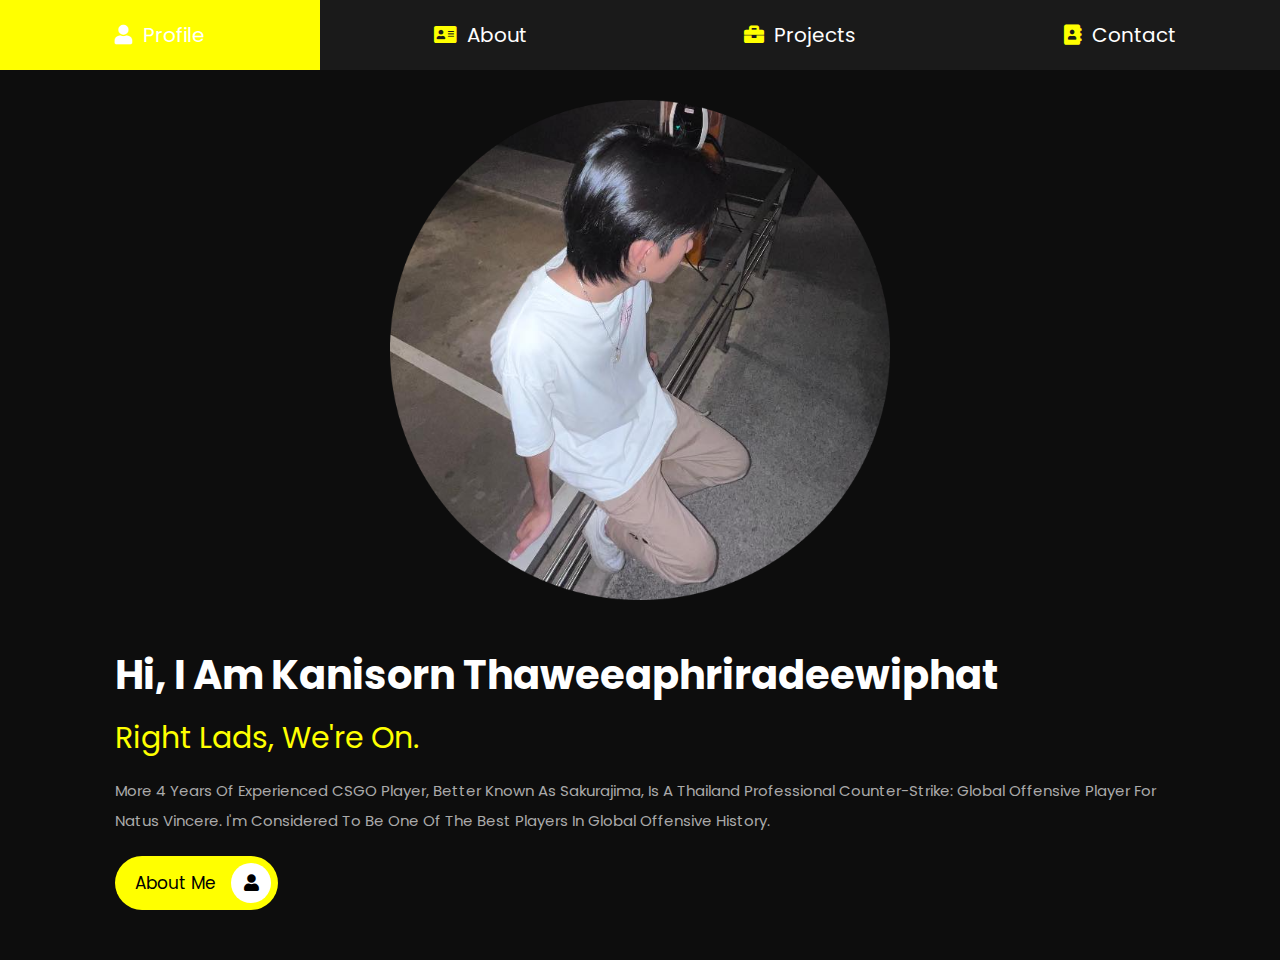
<file: index.html>
<!DOCTYPE html>
<html lang="en">
<head>
    <meta charset="UTF-8">
    <meta http-equiv="X-UA-Compatible" content="IE=edge">
    <meta name="viewport" content="width=device-width, initial-scale=1.0">
    <title>Abhisit's Profile</title>

    <!-- font awesome cdn link  -->
    <link rel="stylesheet" href="https://cdnjs.cloudflare.com/ajax/libs/font-awesome/5.15.4/css/all.min.css">

    <!-- custom css file link  -->
    <link rel="stylesheet" href="css/style.css">

</head>
<body>
    
<!-- navbar section starts  -->

<nav class="navbar">
    <a href="index.html" class="active"> <i class="fas fa-user"></i> <span>profile</span> </a>
    <a href="about.html"> <i class="fas fa-address-card"></i> <span>about</span> </a>
    <a href="projects.html"> <i class="fas fa-briefcase"></i> <span>projects</span> </a>
    <a href="contact.html"> <i class="fas fa-address-book"></i> <span>contact</span> </a>
</nav>

<!-- navbar section ends -->

<!-- home section starts  -->

<section class="home">

    <div class="image">
        <img src="images/350829204_261334559887603_3405822977243922219_n-modified.png" alt="">
    </div>

    <div class="content">
        <h3>hi, I am Kanisorn Thaweeaphriradeewiphat</h3>
        <span>Right lads, we're on.</span>
        <p>More 4 Years of Experienced CSGO player, better known as Sakurajima, is a Thailand professional Counter-Strike: Global Offensive player for Natus Vincere. I'm considered to be one of the best players in Global Offensive history.</p>
        <a href="about.html" class="btn"> about me <i class="fas fa-user"></i> </a>
    </div>

</section>

<!-- home section ends -->

</body>
</html>
</file>
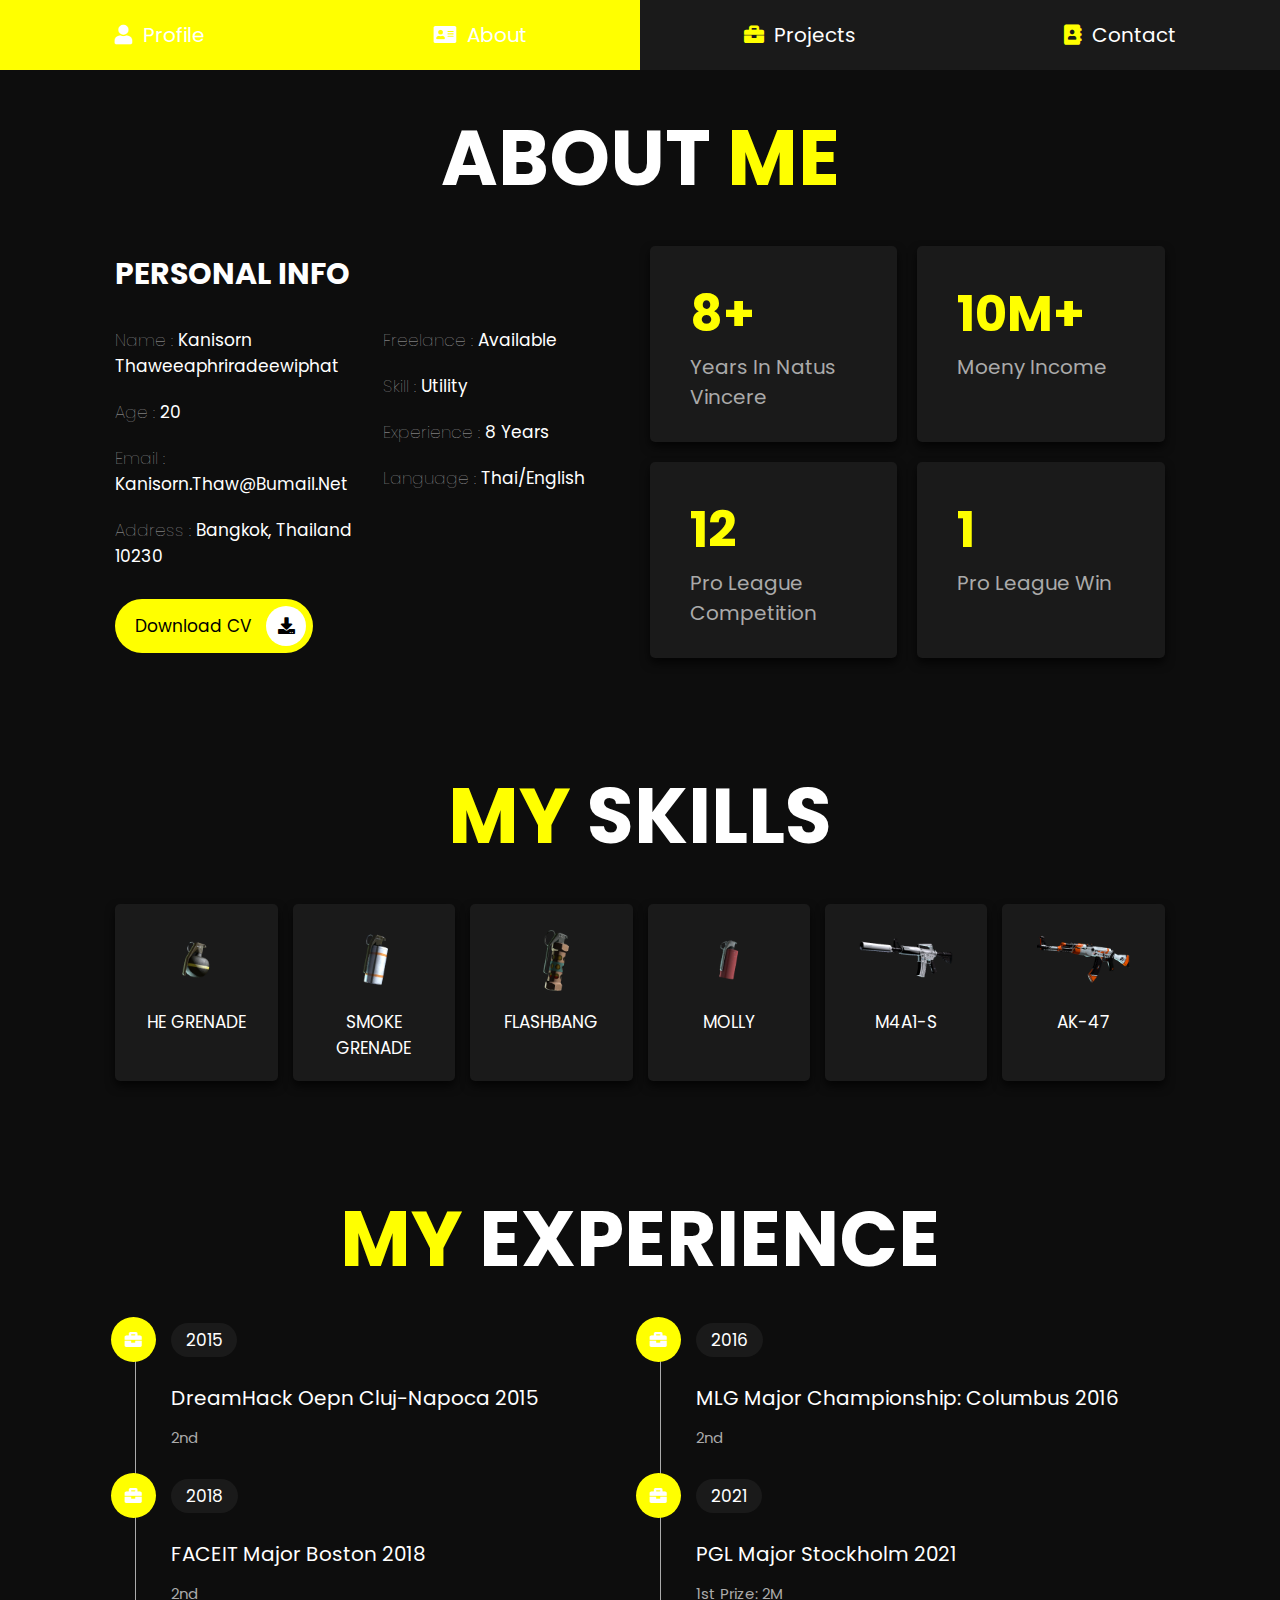
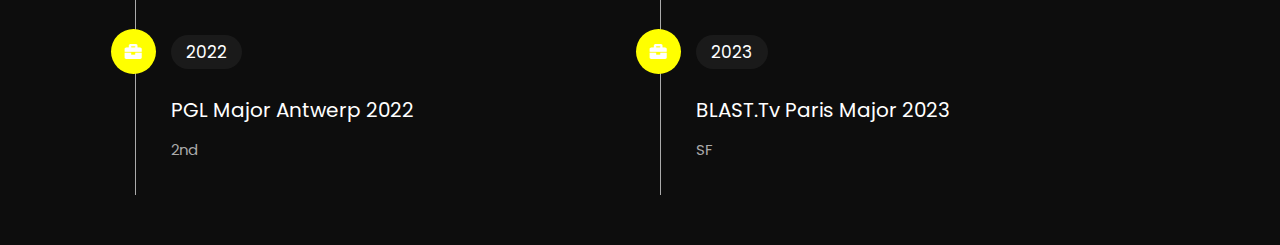
<file: about.html>
<!DOCTYPE html>
<html lang="en">

<head>
    <meta charset="UTF-8">
    <meta http-equiv="X-UA-Compatible" content="IE=edge">
    <meta name="viewport" content="width=device-width, initial-scale=1.0">
    <title>About - Abhisit's Profile</title>

    <!-- font awesome cdn link  -->
    <link rel="stylesheet" href="https://cdnjs.cloudflare.com/ajax/libs/font-awesome/5.15.4/css/all.min.css">

    <!-- custom css file link  -->
    <link rel="stylesheet" href="css/style.css">

</head>

<body>

    <!-- navbar section starts  -->

    <nav class="navbar">
        <a href="index.html"> <i class="fas fa-user"></i> <span>profile</span> </a>
        <a href="about.html" class="active"> <i class="fas fa-address-card"></i> <span>about</span> </a>
        <a href="projects.html"> <i class="fas fa-briefcase"></i> <span>projects</span> </a>
        <a href="contact.html"> <i class="fas fa-address-book"></i> <span>contact</span> </a>
    </nav>

    <!-- navbar section ends -->

    <!-- about section starts  -->

    <section class="about">

        <h1 class="heading"> about <span>me</span> </h1>

        <div class="row">

            <div class="info-container">

                <h1>personal info</h1>

                <div class="box-container">

                    <div class="box">
                        <h3> <span>name : </span> Kanisorn Thaweeaphriradeewiphat </h3>
                        <h3> <span>age : </span> 20 </h3>
                        <h3> <span>email : </span> Kanisorn.thaw@bumail.net </h3>
                        <h3> <span>address : </span> Bangkok, Thailand 10230 </h3>
                    </div>

                    <div class="box">
                        <h3> <span>freelance : </span> available </h3>
                        <h3> <span>skill : </span> Utility </h3>
                        <h3> <span>experience : </span> 8 years </h3>
                        <h3> <span>language : </span> thai/english </h3>
                    </div>

                </div>

                <a href="/profilewithcss/files/resume.pdf" class="btn"> download CV <i class="fas fa-download"></i> </a>

            </div>

            <div class="count-container">

                <div class="box">
                    <h3>8+</h3>
                    <p>years in Natus Vincere</p>
                </div>

                <div class="box">
                    <h3>10M+</h3>
                    <p>Moeny income</p>
                </div>

                <div class="box">
                    <h3>12</h3>
                    <p>Pro league competition</p>
                </div>

                <div class="box">
                    <h3>1</h3>
                    <p>Pro League Win</p>
                </div>

            </div>

        </div>

    </section>

    <!-- about section ends -->

    <!-- skills section starts  -->

    <section class="skills">

        <h1 class="heading"> <span>my</span> skills </h1>

        <div class="box-container">
            <div class="box">
                <img src="images/Hegrenadehud_csgo.webp">
                <h3>HE Grenade</h3>
            </div>
            <div class="box">
                <img src="images/Smokegrenadehud_csgo.webp">
                <h3>Smoke Grenade</h3>
            </div>
            <div class="box">
                <img src="images/Flashbanghud_csgo.webp">
                <h3>Flashbang</h3>
            </div>
            <div class="box">
                <img src="images/Incgrenadehud_csgo.webp">
                <h3>Molly</h3>
            </div>
            <div class="box">
                <img src="images/weapon_m4a1_silencer_cu_m4a1s_printstream_light_large.99e340c2eed00b54eef5320fd63e009fcede6cae.png">
                <h3>M4A1-S</h3>
            </div>
            <div class="box">
                <img src="images/p1_3165937_ffe0c691.png">
                <h3>AK-47</h3>
            </div>
        </div>

    </section>

    <!-- skills section ends -->

    <!-- education section starts  -->

    <section class="education">

        <h1 class="heading"> <span>my</span> experience </h1>

        <div class="box-container">

            <div class="box">
                <i class="fas fa-briefcase"></i>
                <span>2015</span>
                <h3>DreamHack oepn Cluj-Napoca 2015</h3>
                <p>2nd</p>
            </div>

            <div class="box">
                <i class="fas fa-briefcase"></i>
                <span>2016</span>
                <h3>MLG major championship: Columbus 2016</h3>
                <p>2nd</p>
            </div>

            <div class="box">
                <i class="fas fa-briefcase"></i>
                <span>2018</span>
                <h3>FACEIT Major Boston 2018</h3>
                <p>2nd
                </p>
            </div>

            <div class="box">
                <i class="fas fa-briefcase"></i>
                <span>2021</span>
                <h3>PGL Major Stockholm 2021</h3>
                <p>1st prize: 2M</p>
            </div>

            <div class="box">
                <i class="fas fa-briefcase"></i>
                <span>2022</span>
                <h3>PGL Major Antwerp 2022</h3>
                <p>2nd</p>
            </div>

            <div class="box">
                <i class="fas fa-briefcase"></i>
                <span>2023</span>
                <h3>BLAST.tv Paris Major 2023</h3>
                <p>SF</p>
            </div>

        </div>

    </section>

    <!-- education section ends -->

</body>

</html>
</file>
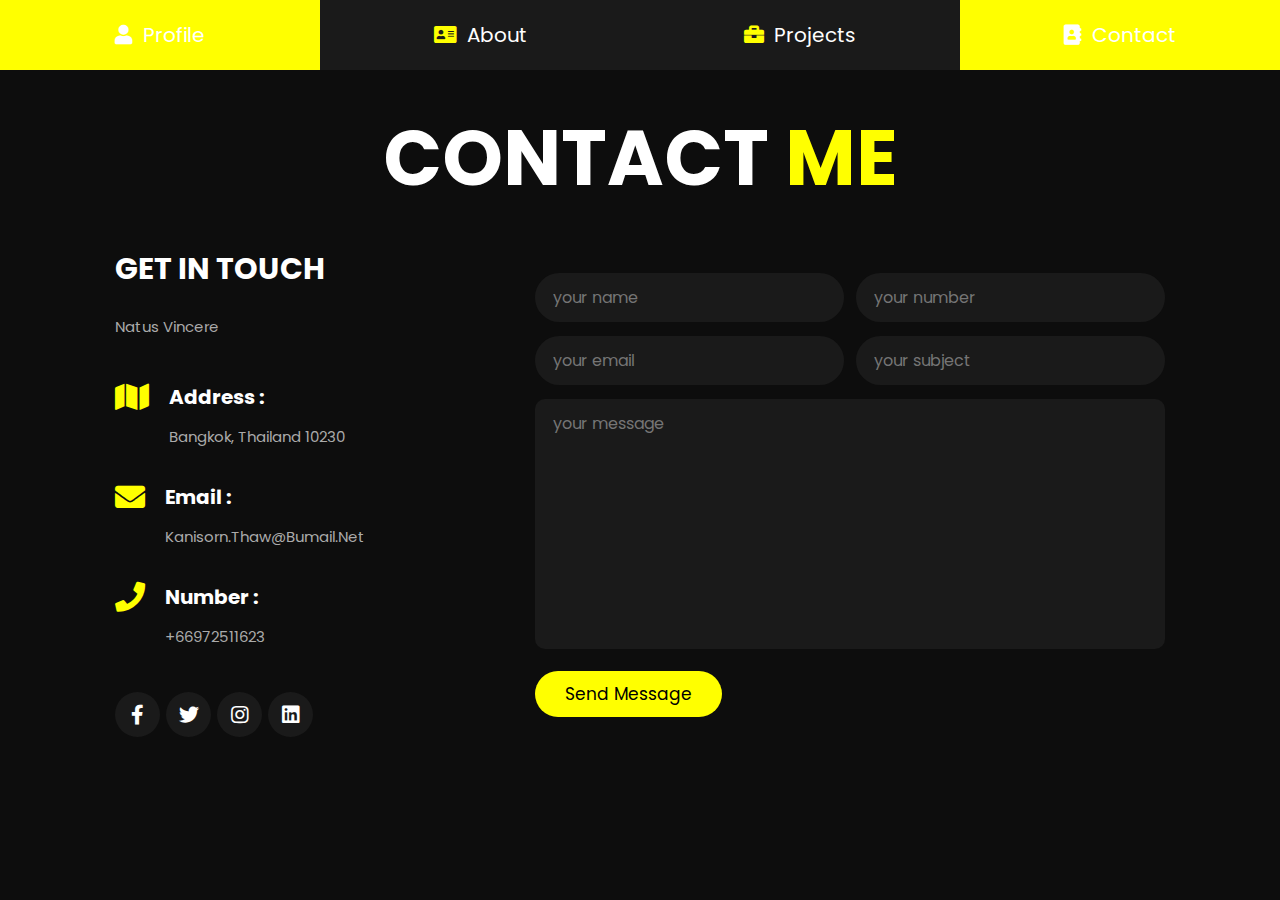
<file: contact.html>
<!DOCTYPE html>
<html lang="en">
<head>
    <meta charset="UTF-8">
    <meta http-equiv="X-UA-Compatible" content="IE=edge">
    <meta name="viewport" content="width=device-width, initial-scale=1.0">
    <title>Contact - Abhisit's Profile</title>

    <!-- font awesome cdn link  -->
    <link rel="stylesheet" href="https://cdnjs.cloudflare.com/ajax/libs/font-awesome/5.15.4/css/all.min.css">

    <!-- custom css file link  -->
    <link rel="stylesheet" href="css/style.css">

</head>
<body>
    
<!-- navbar section starts  -->

<nav class="navbar">
    <a href="index.html"> <i class="fas fa-user"></i> <span>profile</span> </a>
    <a href="about.html"> <i class="fas fa-address-card"></i> <span>about</span> </a>
    <a href="projects.html"> <i class="fas fa-briefcase"></i> <span>projects</span> </a>
    <a href="contact.html" class="active"> <i class="fas fa-address-book"></i> <span>contact</span> </a>
</nav>

<!-- navbar section ends -->

<!-- contact section starts  -->

<section class="contact">

<h1 class="heading"> contact <span>me</span> </h1>

<div class="row">

    <div class="info-container">

        <h1>get in touch</h1>

        <p>Natus Vincere</p>

        <div class="box-container">

            <div class="box">
                <i class="fas fa-map"></i>
                <div class="info">
                    <h3>address :</h3>
                    <p>Bangkok, Thailand 10230</p>
                </div>
            </div>

            <div class="box">
                <i class="fas fa-envelope"></i>
                <div class="info">
                    <h3>email :</h3>
                    <p>Kanisorn.thaw@bumail.net</p>
                </div>
            </div>

            <div class="box">
                <i class="fas fa-phone"></i>
                <div class="info">
                    <h3>number :</h3>
                    <p>+66972511623</p>
                </div>
            </div>

        </div>

        <div class="share">
            <a href="#" class="fab fa-facebook-f"></a>
            <a href="#" class="fab fa-twitter"></a>
            <a href="#" class="fab fa-instagram"></a>
            <a href="#" class="fab fa-linkedin"></a>
        </div>

    </div>

    <form action="">

        <div class="inputBox">
            <input type="text" placeholder="your name">
            <input type="number" placeholder="your number">
        </div>

        <div class="inputBox">
            <input type="email" placeholder="your email">
            <input type="text" placeholder="your subject">
        </div>

        <textarea name="" placeholder="your message" id="" cols="30" rows="10"></textarea>

        <input type="submit" value="send message" class="btn">

    </form>

</div>

</section>

<!-- contact section ends -->

</body>
</html>
</file>
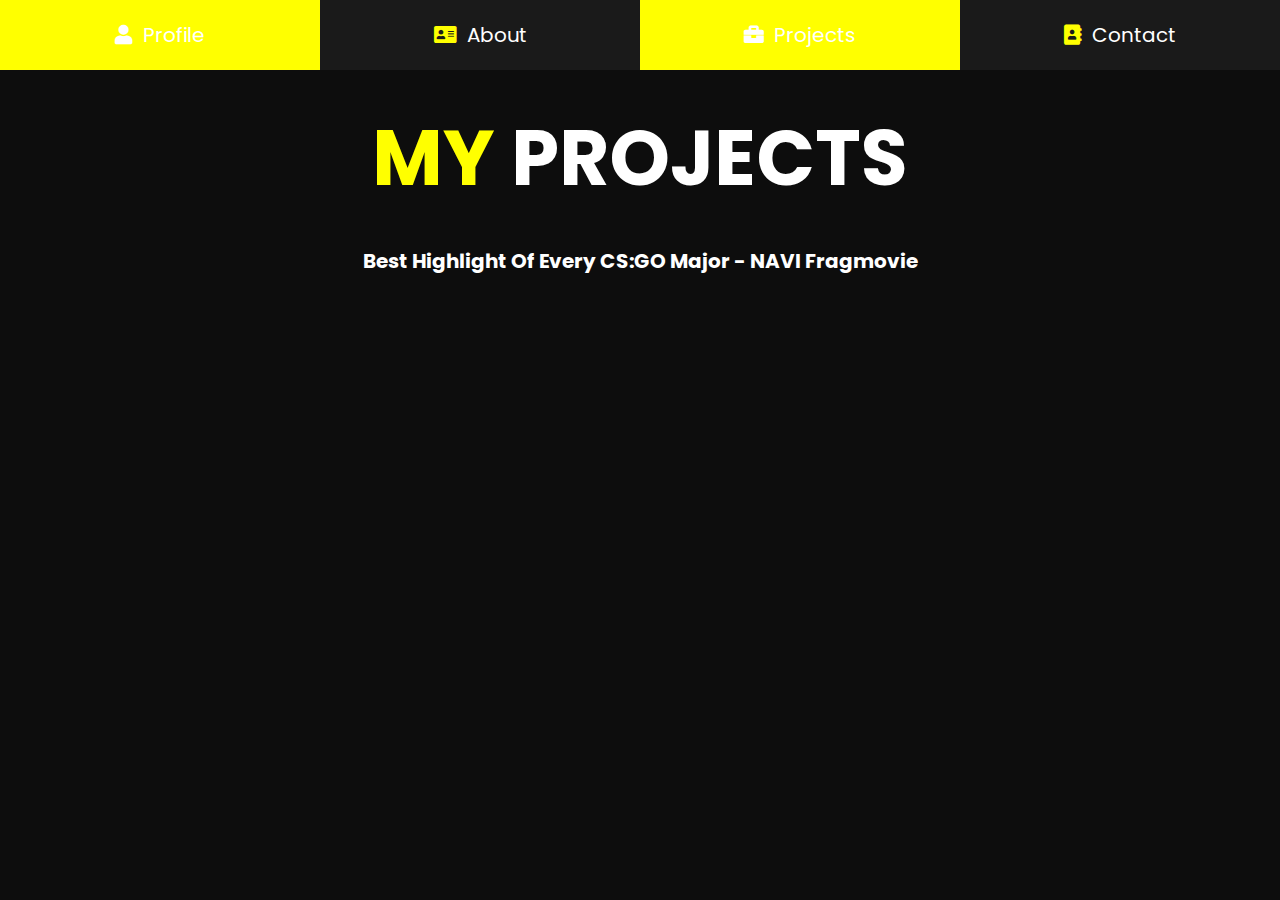
<file: projects.html>
<!DOCTYPE html>
<html lang="en">

<head>
    <meta charset="UTF-8">
    <meta http-equiv="X-UA-Compatible" content="IE=edge">
    <meta name="viewport" content="width=device-width, initial-scale=1.0">
    <title>Projects - Abhisit's Profile</title>

    <!-- font awesome cdn link  -->
    <link rel="stylesheet" href="https://cdnjs.cloudflare.com/ajax/libs/font-awesome/5.15.4/css/all.min.css">

    <!-- custom css file link  -->
    <link rel="stylesheet" href="css/style.css">

</head>

<body>

    <!-- navbar section starts  -->

    <nav class="navbar">
        <a href="index.html"> <i class="fas fa-user"></i> <span>profile</span> </a>
        <a href="about.html"> <i class="fas fa-address-card"></i> <span>about</span> </a>
        <a href="projects.html" class="active"> <i class="fas fa-briefcase"></i> <span>projects</span> </a>
        <a href="contact.html"> <i class="fas fa-address-book"></i> <span>contact</span> </a>
    </nav>

    <!-- navbar section ends -->

    <!-- projects section starts  -->

    <section class="projects">
        <h1 class="heading"> <span>my</span> projects </h1>
        <h3>Best Highlight of Every CS:GO Major - NAVI Fragmovie</h3>
        <div class="box-container">
            <iframe width="560" height="315" src="https://www.youtube.com/embed/BmCRaxq4Cdw?si=doez-TfkjdxH1rvu" title="YouTube video player" frameborder="0" allow="accelerometer; autoplay; clipboard-write; encrypted-media; gyroscope; picture-in-picture; web-share" allowfullscreen></iframe>
        </div>
    </section>

    <!-- projects section ends -->

</body>

</html>
</file>
<file: css/style.css>
@import url("https://fonts.googleapis.com/css2?family=Poppins:wght@100;300;400;500;600;700&display=swap");

* {
  font-family: 'Poppins', sans-serif;
  margin: 0;
  padding: 0;
  -webkit-box-sizing: border-box;
  box-sizing: border-box;
  text-decoration: none;
  outline: none;
  border: none;
  text-transform: capitalize;
}

html {
  font-size: 62.5%;
  overflow-x: hidden;
}

body {
  background: #0d0d0d;
  padding-top: 5rem;
}

section {
  padding: 5rem 9%;
}

.heading {
  text-align: center;
  font-size: 6vw;
  color: #fff;
  margin-bottom: 3rem;
  text-transform: uppercase;
}

.heading span {
  text-transform: uppercase;
  color: yellow;
}

.btn {
  display: inline-block;
  margin-top: 1rem;
  border-radius: 5rem;
  background: yellow;
  padding: .7rem;
  font-size: 1.7rem;
  color: #000000;
  padding-left: 2rem;
}

.btn i {
  height: 4rem;
  width: 4rem;
  line-height: 4rem;
  font-size: 1.7rem;
  text-align: center;
  background: #fff;
  color: rgb(0, 0, 0);
  border-radius: 50%;
  margin-left: 1rem;
  -webkit-transition: .2s linear;
  transition: .2s linear;
}

.btn:hover i {
  margin-left: 2rem;
}

.navbar {
  position: fixed;
  top: 0;
  left: 0;
  right: 0;
  display: -webkit-box;
  display: -ms-flexbox;
  display: flex;
  z-index: 1000;
  -webkit-box-align: end;
  -ms-flex-align: end;
  align-items: flex-end;
}

.navbar a {
  padding: 2rem;
  font-size: 2rem;
  background: #1a1a1a;
  -webkit-box-flex: 1;
  -ms-flex: 1;
  flex: 1;
  color: #fff;
  text-align: center;
  -webkit-transition: .2s linear;
  transition: .2s linear;
}

.navbar a i {
  color: yellow;
  padding-right: .5rem;
}

.navbar a:hover {
  background: yellow;
}

.navbar .active {
  background: yellow;
}

.navbar .active i {
  color: #fff;
}

.navbar a:hover i {
  color: #fff;
}

.home {
  display: -webkit-box;
  display: -ms-flexbox;
  display: flex;
  -webkit-box-align: center;
  -ms-flex-align: center;
  align-items: center;
  -ms-flex-wrap: wrap;
  flex-wrap: wrap;
  gap: 4rem;
  min-height: calc(100vh - 15rem);
}

.home .image {
  -webkit-box-flex: 1;
  -ms-flex: 1 1 42rem;
  flex: 1 1 42rem;
  text-align: center;
}

.home .image img {
  height: 50rem;
  width: 50rem;
  /* border-radius: 30% 70% 70% 30% / 30% 30% 70% 70%; */
}

.home .content {
  -webkit-box-flex: 1;
  -ms-flex: 1 1 42rem;
  flex: 1 1 42rem;
}

.home .content h3 {
  color: #fff;
  font-size: 4rem;
  padding-bottom: .5rem;
}

.home .content span {
  font-size: 3rem;
  color: yellow;
  padding: .5rem 0;
  display: block;
}

.home .content p {
  font-size: 1.5rem;
  color: #aaa;
  padding: 1rem 0;
  line-height: 2;
}

.about .row {
  display: -webkit-box;
  display: -ms-flexbox;
  display: flex;
  -webkit-box-align: center;
  -ms-flex-align: center;
  align-items: center;
  -ms-flex-wrap: wrap;
  flex-wrap: wrap;
  gap: 2rem;
}

.about .row .info-container {
  -webkit-box-flex: 1;
  -ms-flex: 1 1 42rem;
  flex: 1 1 42rem;
}

.about .row .info-container h1 {
  font-size: 3rem;
  color: #fff;
  text-transform: uppercase;
  padding-bottom: 1rem;
}

.about .row .info-container .box-container {
  padding: 1rem 0;
  display: -webkit-box;
  display: -ms-flexbox;
  display: flex;
  -ms-flex-wrap: wrap;
  flex-wrap: wrap;
  gap: 2rem;
}

.about .row .info-container .box-container .box {
  -webkit-box-flex: 1;
  -ms-flex: 1 1 20rem;
  flex: 1 1 20rem;
}

.about .row .info-container .box-container .box h3 {
  font-size: 1.7rem;
  color: #fff;
  padding: 1rem 0;
  font-weight: normal;
}

.about .row .info-container .box-container .box h3 span {
  color: #aaa;
  font-weight: lighter;
}

.about .row .count-container {
  -webkit-box-flex: 1;
  -ms-flex: 1 1 42rem;
  flex: 1 1 42rem;
  display: -webkit-box;
  display: -ms-flexbox;
  display: flex;
  -ms-flex-wrap: wrap;
  flex-wrap: wrap;
  gap: 2rem;
}

.about .row .count-container .box {
  -webkit-box-flex: 1;
  -ms-flex: 1 1 20rem;
  flex: 1 1 20rem;
  padding: 3rem 4rem;
  border-radius: .5rem;
  background: #1a1a1a;
  -webkit-box-shadow: 0 0.5rem 1rem rgba(0, 0, 0, 0.7);
  box-shadow: 0 0.5rem 1rem rgba(0, 0, 0, 0.7);
}

.about .row .count-container .box h3 {
  font-size: 5rem;
  color: yellow;
}

.about .row .count-container .box p {
  font-size: 2rem;
  color: #aaa;
}

.skills .box-container {
  display: -ms-grid;
  display: grid;
  -ms-grid-columns: (minmax(16rem, 1fr))[auto-fit];
  grid-template-columns: repeat(auto-fit, minmax(16rem, 1fr));
  gap: 1.5rem;
}

.skills .box-container .box {
  padding: 2rem;
  text-align: center;
  -webkit-box-shadow: 0 0.5rem 1rem rgba(0, 0, 0, 0.7);
  box-shadow: 0 0.5rem 1rem rgba(0, 0, 0, 0.7);
  border-radius: .5rem;
  background: #1a1a1a;
}

.skills .box-container .box:hover {
  background: #fff;
}

.skills .box-container .box:hover h3 {
  color: #0d0d0d;
}

.skills .box-container .box img {
  height: 7rem;
  margin-bottom: 1rem;
}

.skills .box-container .box h3 {
  color: #fff;
  font-size: 1.7rem;
  font-weight: normal;
  text-transform: uppercase;
}

.education .box-container {
  display: -webkit-box;
  display: -ms-flexbox;
  display: flex;
  -ms-flex-wrap: wrap;
  flex-wrap: wrap;
}

.education .box-container .box {
  -webkit-box-flex: 1;
  -ms-flex: 1 1 40rem;
  flex: 1 1 40rem;
  margin-left: 2rem;
  padding-top: 0;
  padding-bottom: 0;
  padding-left: 3.5rem;
  padding-bottom: 3rem;
  border-left: 0.1rem solid #aaa;
  position: relative;
}

.education .box-container .box i {
  height: 4.5rem;
  width: 4.5rem;
  line-height: 4.5rem;
  font-size: 1.7rem;
  border-radius: 50%;
  background: yellow;
  color: #fff;
  text-align: center;
  position: absolute;
  top: -1rem;
  left: -2.5rem;
}

.education .box-container .box span {
  font-size: 1.7rem;
  color: #fff;
  border-radius: 5rem;
  padding: .5rem 1.5rem;
  background: #1a1a1a;
}

.education .box-container .box h3 {
  font-size: 2rem;
  padding: 1rem 0;
  color: #fff;
  padding-top: 3rem;
  font-weight: normal;
}

.education .box-container .box p {
  font-size: 1.5rem;
  color: #aaa;
  line-height: 2;
}

.projects {
  text-align: center;
}

.projects .box-container {
  display: -ms-grid;
  display: grid;
  -ms-grid-columns: (minmax(31rem, 1fr))[auto-fit];
  grid-template-columns: repeat(auto-fit, minmax(31rem, 1fr));
  gap: 1.5rem;
  margin-bottom: 2rem;
  justify-items: center;
}

.projects .box-container .box {
  height: 30rem;
  overflow: hidden;
  position: relative;
}

.projects h3 {
  color: #fff;
  font-size: 2rem;
}

.projects p {
  color: #fff;
  font-size: 1.5rem;
  margin-bottom: 5rem;
}

.projects .box-container .box:hover .content {
  -webkit-transform: translateY(0%);
  transform: translateY(0%);
}

.projects .box-container .box img {
  height: 100%;
  width: 100%;
  -o-object-fit: cover;
  object-fit: cover;
}

.projects .box-container .box .content {
  position: absolute;
  top: 0;
  left: 0;
  height: 100%;
  width: 100%;
  background: #1a1a1a;
  display: -webkit-box;
  display: -ms-flexbox;
  display: flex;
  -webkit-box-orient: vertical;
  -webkit-box-direction: normal;
  -ms-flex-flow: column;
  flex-flow: column;
  -webkit-box-align: center;
  -ms-flex-align: center;
  align-items: center;
  -webkit-box-pack: center;
  -ms-flex-pack: center;
  justify-content: center;
  padding: 2rem;
  -webkit-transform: translateY(-100%);
  transform: translateY(-100%);
  -webkit-transition: .2s linear;
  transition: .2s linear;
}

.projects .box-container .box .content h3 {
  font-size: 2.5rem;
  color: #fff;
  text-transform: uppercase;
  font-weight: normal;
}

.projects .box-container .box .content p {
  padding: 1rem 0;
  font-size: 1.5rem;
  line-height: 2;
  color: #aaa;
}

.projects .box-container .box .content a {
  font-size: 2rem;
  color: yellow;
}

.projects .box-container .box .content a:hover {
  color: #fff;
}

.contact .row {
  display: -webkit-box;
  display: -ms-flexbox;
  display: flex;
  -webkit-box-align: center;
  -ms-flex-align: center;
  align-items: center;
  -ms-flex-wrap: wrap;
  flex-wrap: wrap;
  gap: 2rem;
}

.contact .row .info-container {
  width: 40rem;
}

.contact .row .info-container h1 {
  font-size: 3rem;
  text-transform: uppercase;
  color: #fff;
  padding-bottom: 1rem;
}

.contact .row .info-container p {
  font-size: 1.5rem;
  line-height: 2;
  color: #aaa;
  padding: 1rem 0;
}

.contact .row .info-container .box-container {
  padding: 2rem 0;
}

.contact .row .info-container .box-container .box {
  display: -webkit-box;
  display: -ms-flexbox;
  display: flex;
  gap: 2rem;
  padding: 1rem 0;
}

.contact .row .info-container .box-container .box i {
  font-size: 3rem;
  color: yellow;
}

.contact .row .info-container .box-container .box h3 {
  font-size: 2rem;
  color: #fff;
}

.contact .row .info-container .share a {
  font-size: 2rem;
  height: 4.5rem;
  width: 4.5rem;
  line-height: 4.5rem;
  border-radius: 50%;
  background: #1a1a1a;
  color: #fff;
  text-align: center;
  margin-right: .3rem;
}

.contact .row .info-container .share a:hover {
  background: yellow;
}

.contact .row form {
  -webkit-box-flex: 1;
  -ms-flex: 1 1 42rem;
  flex: 1 1 42rem;
}

.contact .row form .inputBox {
  display: -webkit-box;
  display: -ms-flexbox;
  display: flex;
  -ms-flex-wrap: wrap;
  flex-wrap: wrap;
  -webkit-box-pack: justify;
  -ms-flex-pack: justify;
  justify-content: space-between;
}

.contact .row form .inputBox input {
  width: 49%;
}

.contact .row form .inputBox input,
.contact .row form textarea {
  border-radius: 5rem;
  padding: 1.2rem 1.8rem;
  font-size: 1.6rem;
  color: #fff;
  text-transform: none;
  margin: .7rem 0;
  background: #1a1a1a;
}

.contact .row form textarea {
  width: 100%;
  border-radius: 1rem;
  resize: none;
  height: 25rem;
}

.contact .row form .btn {
  padding: 1rem 3rem;
  cursor: pointer;
}

.contact .row form .btn:hover {
  background: #fff;
  color: #0d0d0d;
}

@media (max-width: 1200px) {
  html {
    font-size: 55%;
  }

  section {
    padding: 3rem 2rem;
  }
}

@media (max-width: 768px) {
  .heading {
    font-size: 12vw;
  }

  .navbar a i {
    padding: 0;
  }

  .navbar a span {
    display: none;
  }

  .navbar a:hover {
    padding-bottom: 2rem;
  }

  .home {
    text-align: center;
    gap: 2rem;
  }

  .home .image img {
    height: 30rem;
    width: 30rem;
  }

  .home .content h3 {
    font-size: 3rem;
  }

  .home .content span {
    font-size: 2.5rem;
  }

  .contact .row form .inputBox input {
    width: 100%;
    margin-bottom: 1rem;
  }
}

@media (max-width: 450px) {
  html {
    font-size: 50%;
  }
}

/*# sourceMappingURL=style.css.map */
</file>
